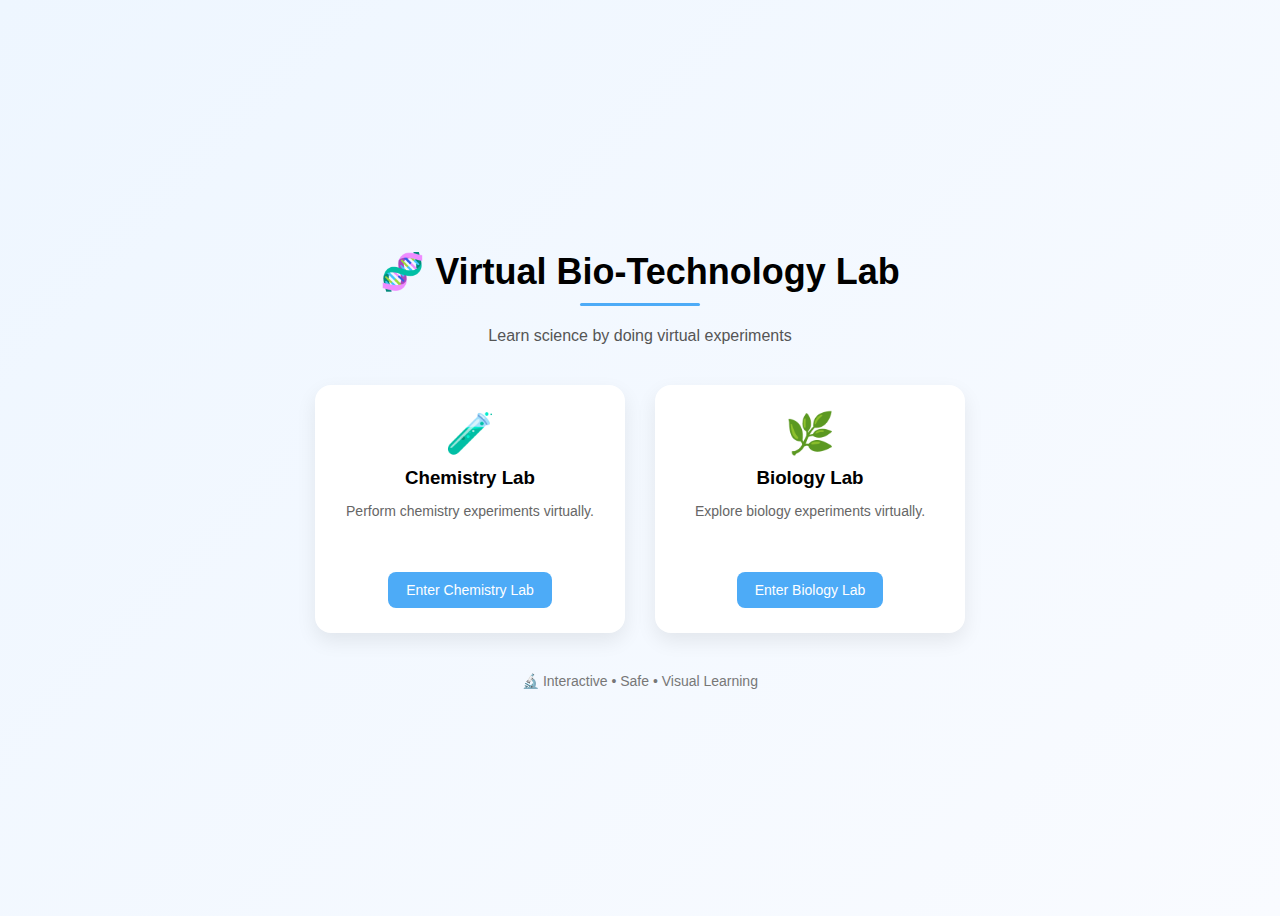
<file: index.html>
<!DOCTYPE html>
<html lang="en">
<head>
    <meta charset="UTF-8">
    <title>Virtual Bio-Technology Lab</title>
    <link rel="stylesheet" href="style.css">
</head>
<body class="home">

<div class="lab-container">

    <h1 class="lab-title">🧬 Virtual Bio-Technology Lab</h1>
    <p class="lab-subtitle">Learn science by doing virtual experiments</p>

    <div class="experiment-grid">

        <div class="experiment-card">
            <div class="icon">🧪</div>
            <h3>Chemistry Lab</h3>
            <p>Perform chemistry experiments virtually.</p>
            <a href="chemistry.html">
                <button>Enter Chemistry Lab</button>
            </a>
        </div>

        <div class="experiment-card">
            <div class="icon">🌿</div>
            <h3>Biology Lab</h3>
            <p>Explore biology experiments virtually.</p>
            <a href="biology.html">
                <button>Enter Biology Lab</button>
            </a>
        </div>

    </div>

    <div class="lab-footer">
        🔬 Interactive • Safe • Visual Learning
    </div>

</div>

</body>
</html>
</file>
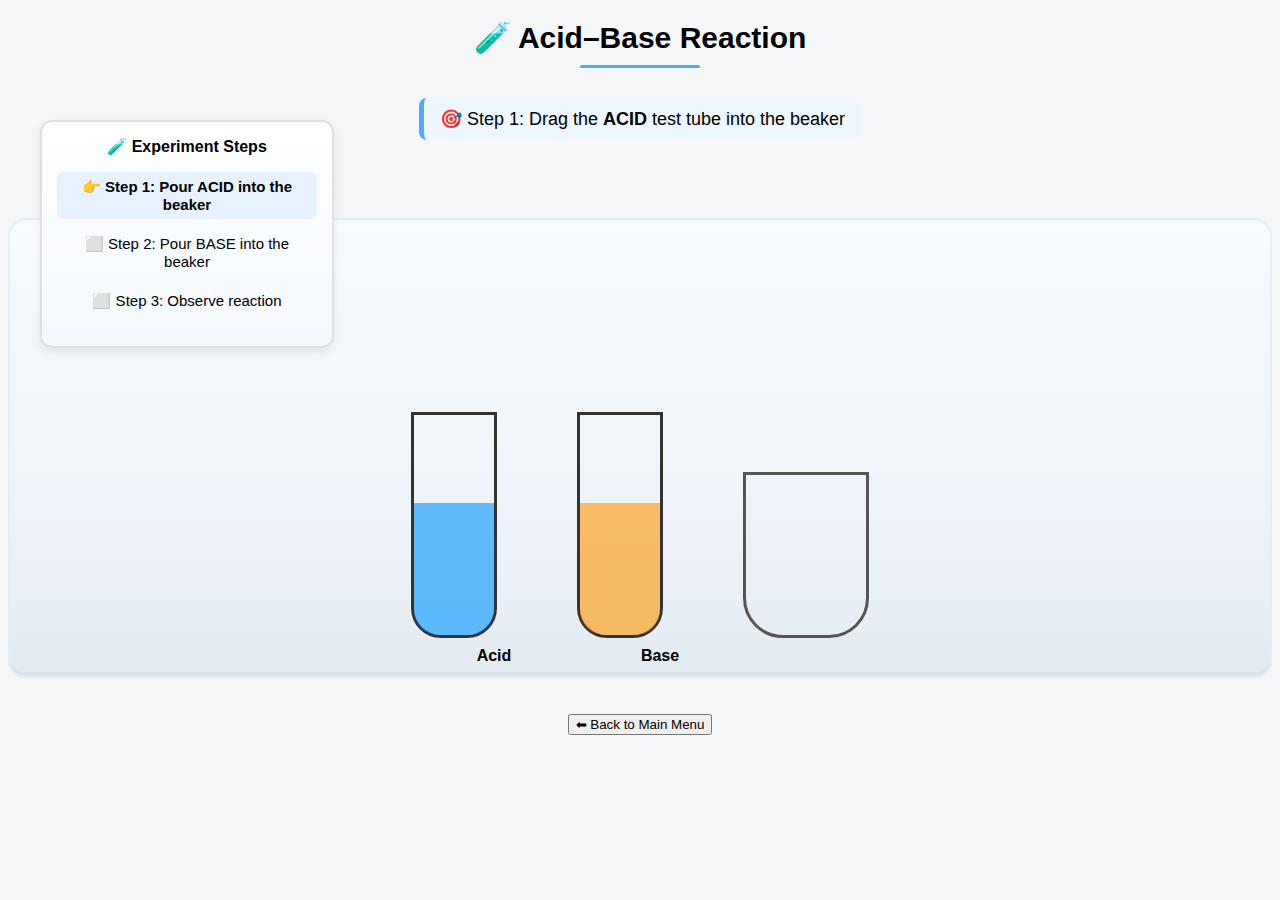
<file: acid_base.html>
<!DOCTYPE html>
<html lang="en">
<head>
    <meta charset="UTF-8">
    <title>Acid–Base Reaction Lab</title>
    <link rel="stylesheet" href="style.css">
    <link rel="stylesheet" href="acid_base.css">
</head>
<body>

<h1>🧪 Acid–Base Reaction</h1>

<!-- Steps Box -->
<div id="stepsBox" class="steps-box">
    <h3>🧪 Experiment Steps</h3>
    <ul>
        <li id="step1" class="active">👉 Step 1: Pour ACID into the beaker</li>
        <li id="step2">⬜ Step 2: Pour BASE into the beaker</li>
        <li id="step3">⬜ Step 3: Observe reaction</li>
    </ul>
</div>

<!-- Conclusion -->
<div id="conclusionBox" class="conclusion-box" style="display:none;">
    <h3>🧾 Conclusion</h3>
    <p>
        When an acid and a base react, they neutralize to form salt and water.
        This process is called a neutralization reaction.
    </p>
</div>

<!-- Instruction -->
<p id="instruction" class="instruction">
    🎯 Step 1: Drag the <b>ACID</b> test tube into the beaker
</p>

<!-- LAB AREA -->
<div class="lab" style="display:flex;">

    <div class="tube acid" data-type="acid">
        <div class="liquid"></div>
        <div class="pour-stream"></div>
        <span>Acid</span>
    </div>

    <div class="tube base" data-type="base">
        <div class="liquid"></div>
        <div class="pour-stream"></div>
        <span>Base</span>
    </div>

    <div class="beaker">
        <div class="beaker-liquid"></div>
        <span>Beaker</span>
    </div>

</div>

<!-- BACK BUTTON -->
<br><br>
<a href="index.html">
    <button>⬅ Back to Main Menu</button>
</a>

<!-- CONNECT JS -->
<script src="acid_base.js"></script>

</body>
</html>
</file>
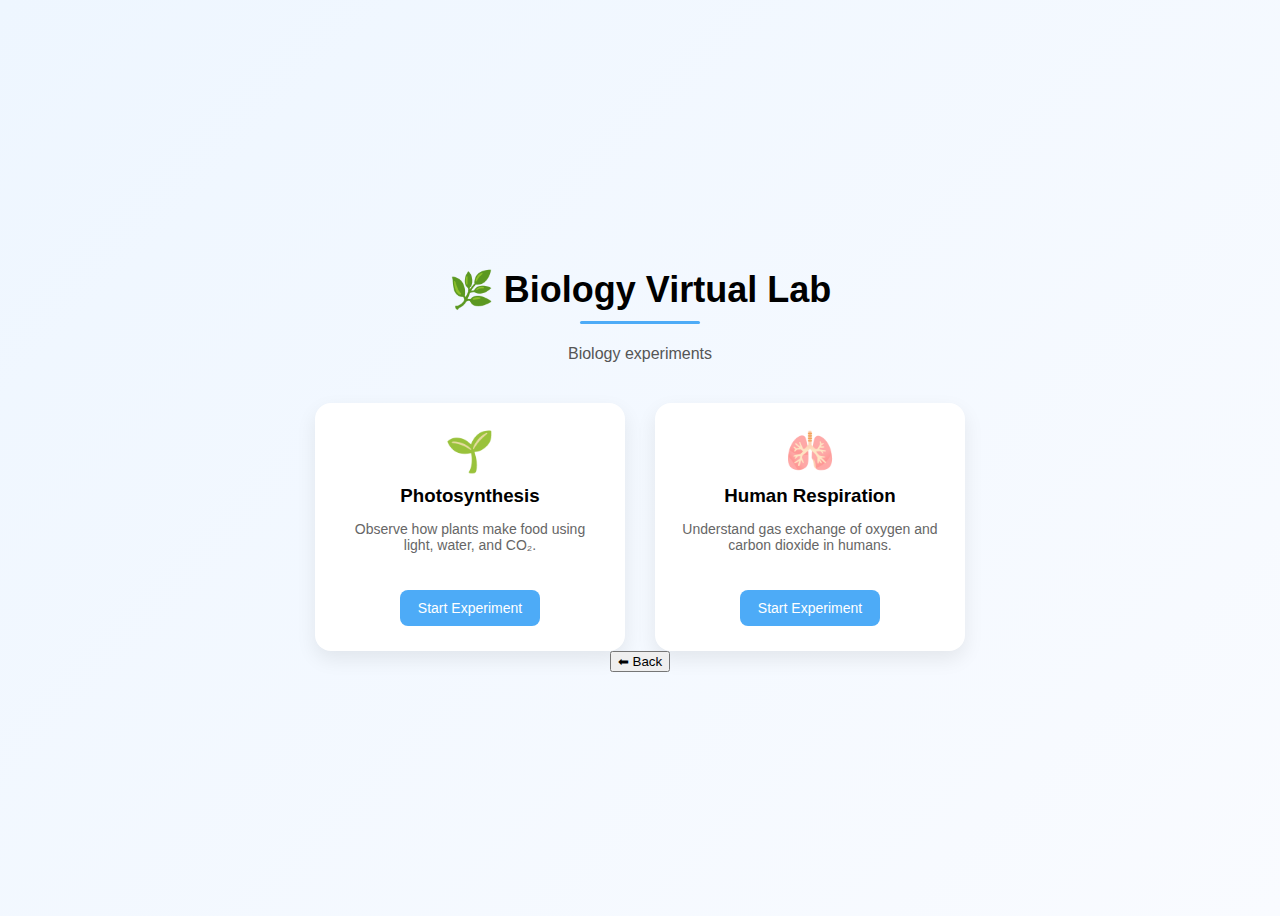
<file: biology.html>
<!DOCTYPE html>
<html lang="en">
<head>
    <meta charset="UTF-8">
    <title>Biology Virtual Lab</title>
    <link rel="stylesheet" href="style.css">
</head>
<body class="home">

<div class="lab-container">

    <h1 class="lab-title">🌿 Biology Virtual Lab</h1>
    <p class="lab-subtitle">Biology experiments</p>

    <div class="experiment-grid">

        <div class="experiment-card">
            <div class="icon">🌱</div>
            <h3>Photosynthesis</h3>
            <p>Observe how plants make food using light, water, and CO₂.</p>
            <a href="photosynthesis.html">
                <button>Start Experiment</button>
            </a>
        </div>

        <div class="experiment-card">
            <div class="icon">🫁</div>
            <h3>Human Respiration</h3>
            <p>Understand gas exchange of oxygen and carbon dioxide in humans.</p>
            <a href="respiration.html">
                <button>Start Experiment</button>
            </a>
        </div>


        <!-- add more biology experiments later -->

    </div>

    <a href="index.html"><button>⬅ Back</button></a>

</div>

</body>
</html>
</file>
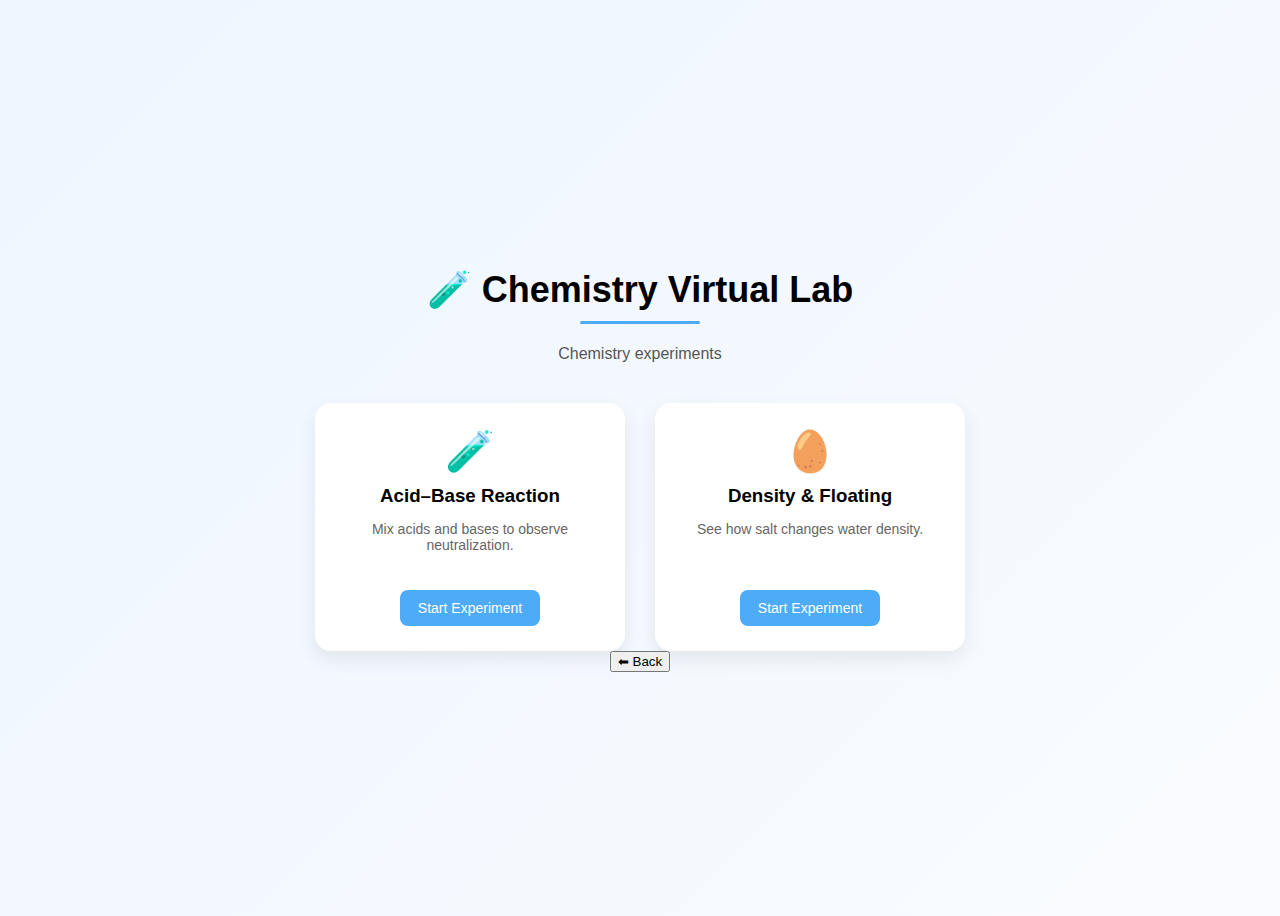
<file: chemistry.html>
<!DOCTYPE html>
<html lang="en">
<head>
    <meta charset="UTF-8">
    <title>Chemistry Virtual Lab</title>
    <link rel="stylesheet" href="style.css">
</head>
<body class="home">

<div class="lab-container">

    <h1 class="lab-title">🧪 Chemistry Virtual Lab</h1>
    <p class="lab-subtitle">Chemistry experiments</p>

    <div class="experiment-grid">

        <div class="experiment-card">
            <div class="icon">🧪</div>
            <h3>Acid–Base Reaction</h3>
            <p>Mix acids and bases to observe neutralization.</p>
            <a href="acid_base.html">
                <button>Start Experiment</button>
            </a>
        </div>

        <div class="experiment-card">
            <div class="icon">🥚</div>
            <h3>Density & Floating</h3>
            <p>See how salt changes water density.</p>
            <a href="density.html">
                <button>Start Experiment</button>
            </a>
        </div>

    </div>

    <a href="index.html"><button>⬅ Back</button></a>

</div>

</body>
</html>
</file>
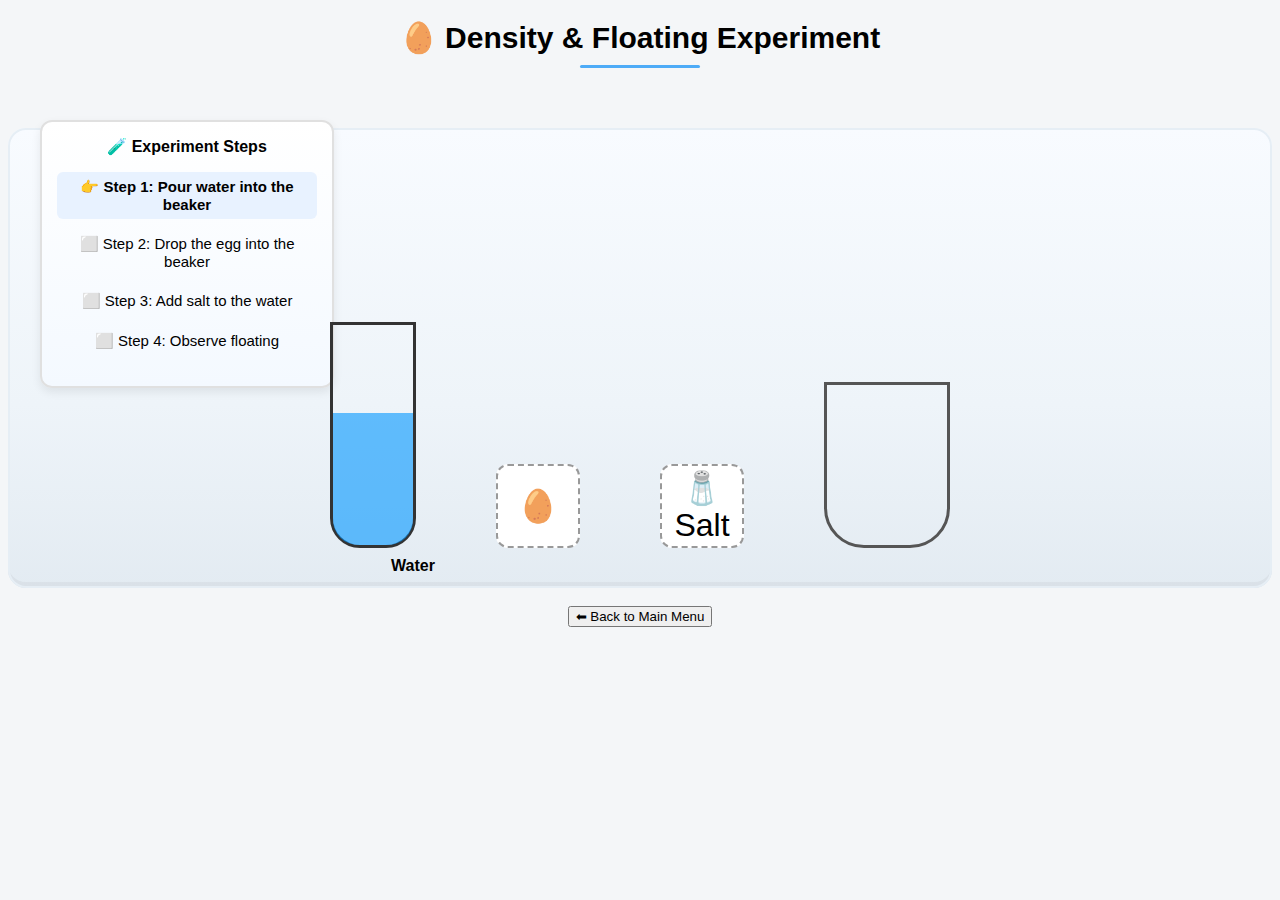
<file: density.html>
<!DOCTYPE html>
<html lang="en">
<head>
    <meta charset="UTF-8">
    <title>Density & Floating Lab</title>
    <link rel="stylesheet" href="style.css">
    <link rel="stylesheet" href="density.css">
</head>
<body>

<h1>🥚 Density & Floating Experiment</h1>

<!-- Steps -->
<div id="stepsBox" class="steps-box">
    <h3>🧪 Experiment Steps</h3>
    <ul>
        <li id="step1" class="active">👉 Step 1: Pour water into the beaker</li>
        <li id="step2">⬜ Step 2: Drop the egg into the beaker</li>
        <li id="step3">⬜ Step 3: Add salt to the water</li>
        <li id="step4">⬜ Step 4: Observe floating</li>
    </ul>
</div>

<!-- LAB -->
<div class="lab" style="display:flex;">

    <!-- Water -->
    <div class="tube water" id="waterTube">
        <div class="liquid"></div>
        <div class="pour-stream"></div>
        <span>Water</span>
    </div>

    <!-- Egg -->
    <div class="solid egg" id="eggTube">🥚</div>

    <!-- Salt -->
    <div class="solid salt" id="saltTube">
        🧂 Salt
        <div class="salt-stream"></div>
    </div>

    <!-- Beaker -->
    <div class="beaker" id="beaker">
        <div class="beaker-liquid"></div>
        <div id="eggInBeaker">🥚</div>
        <span>Beaker</span>
    </div>

</div>

<!-- Conclusion -->
<div id="conclusionBox" class="conclusion-box" style="display:none;">
    <h3>🧾 Conclusion</h3>
    <p>
        Adding salt increases the density of water.
        When water becomes denser than the egg, the egg floats.
    </p>
</div>

<br>
<a href="index.html"><button>⬅ Back to Main Menu</button></a>

<script src="density.js"></script>
</body>
</html>
</file>
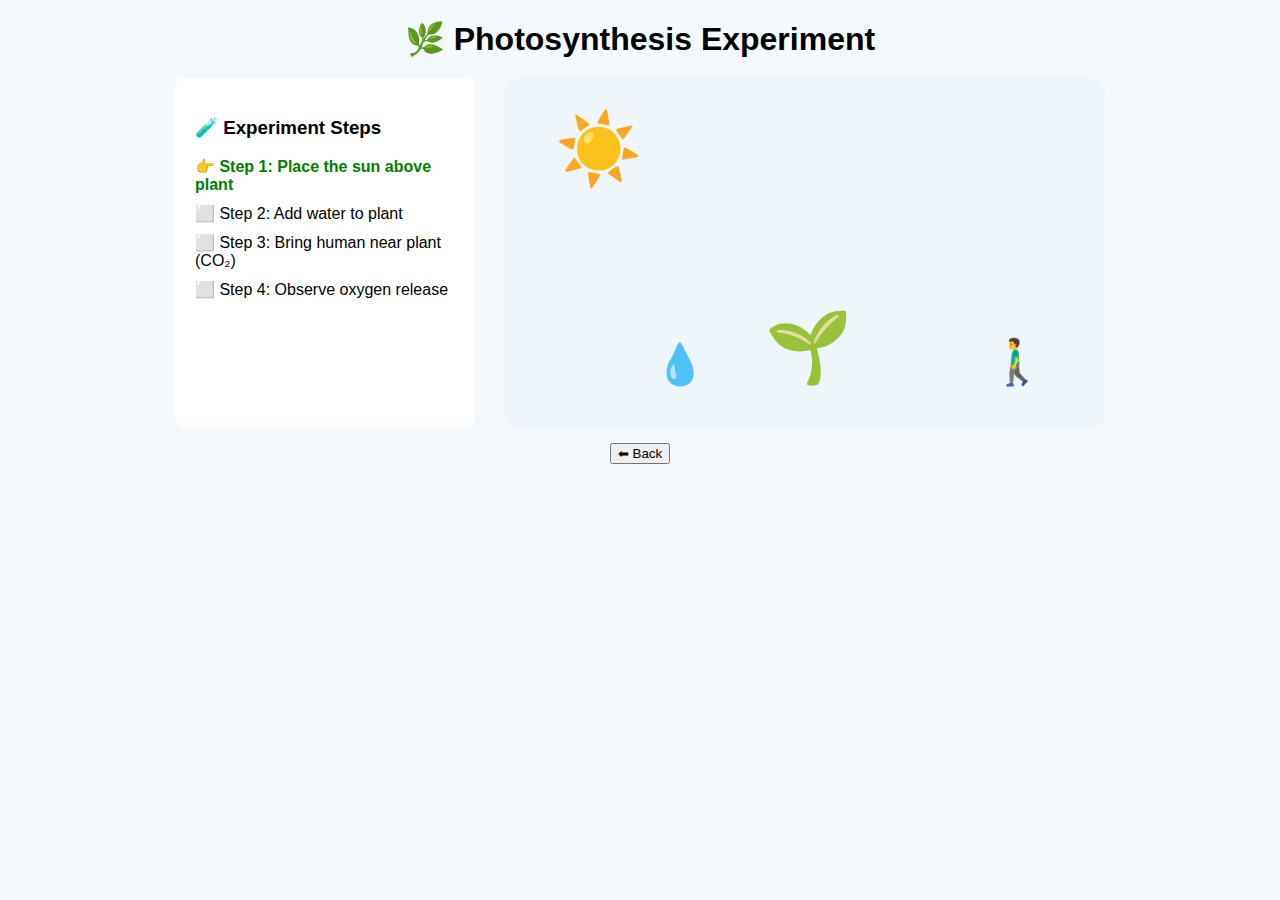
<file: photosynthesis.html>
<!DOCTYPE html>
<html lang="en">
<head>
    <meta charset="UTF-8">
    <title>Photosynthesis Experiment</title>
    <link rel="stylesheet" href="photosynthesis.css">
</head>
<body>

<h1 class="title">🌿 Photosynthesis Experiment</h1>

<div class="container">

    <!-- STEPS -->
    <div class="steps-box">
        <h3>🧪 Experiment Steps</h3>
        <ul>
            <li id="s1" class="active">👉 Step 1: Place the sun above plant</li>
            <li id="s2">⬜ Step 2: Add water to plant</li>
            <li id="s3">⬜ Step 3: Bring human near plant (CO₂)</li>
            <li id="s4">⬜ Step 4: Observe oxygen release</li>
        </ul>
    </div>

    <!-- LAB AREA -->
    <div class="lab">

        <!-- SUN -->  
        <div id="sun" class="sun">
            ☀️
            <span class="rays"></span>
        </div>


        <!-- PLANT -->
        <div id="plant" class="plant">
            🌱
            <div id="oxygen" class="oxygen">☁️ O₂</div>
        </div>

        <!-- WATER -->
        <div id="water" class="water">💧</div>

        <!-- HUMAN -->
        <div id="human" class="human">🚶‍♂️</div>

    </div>

</div>

<!-- CONCLUSION -->
<div id="conclusion" class="conclusion">
    <h3>📘 Conclusion</h3>
    <p>
        In this experiment, the plant receives energy from the sun, water as a raw material, and carbon dioxide from human respiration.
        When all these are present, photosynthesis occurs and the plant produces food and releases oxygen.
        This shows that photosynthesis requires light energy, water, and carbon dioxide.
    </p>
</div>

<a href="biology.html"><button class="back">⬅ Back</button></a>

<script src="photosynthesis.js"></script>
</body>
</html>
</file>
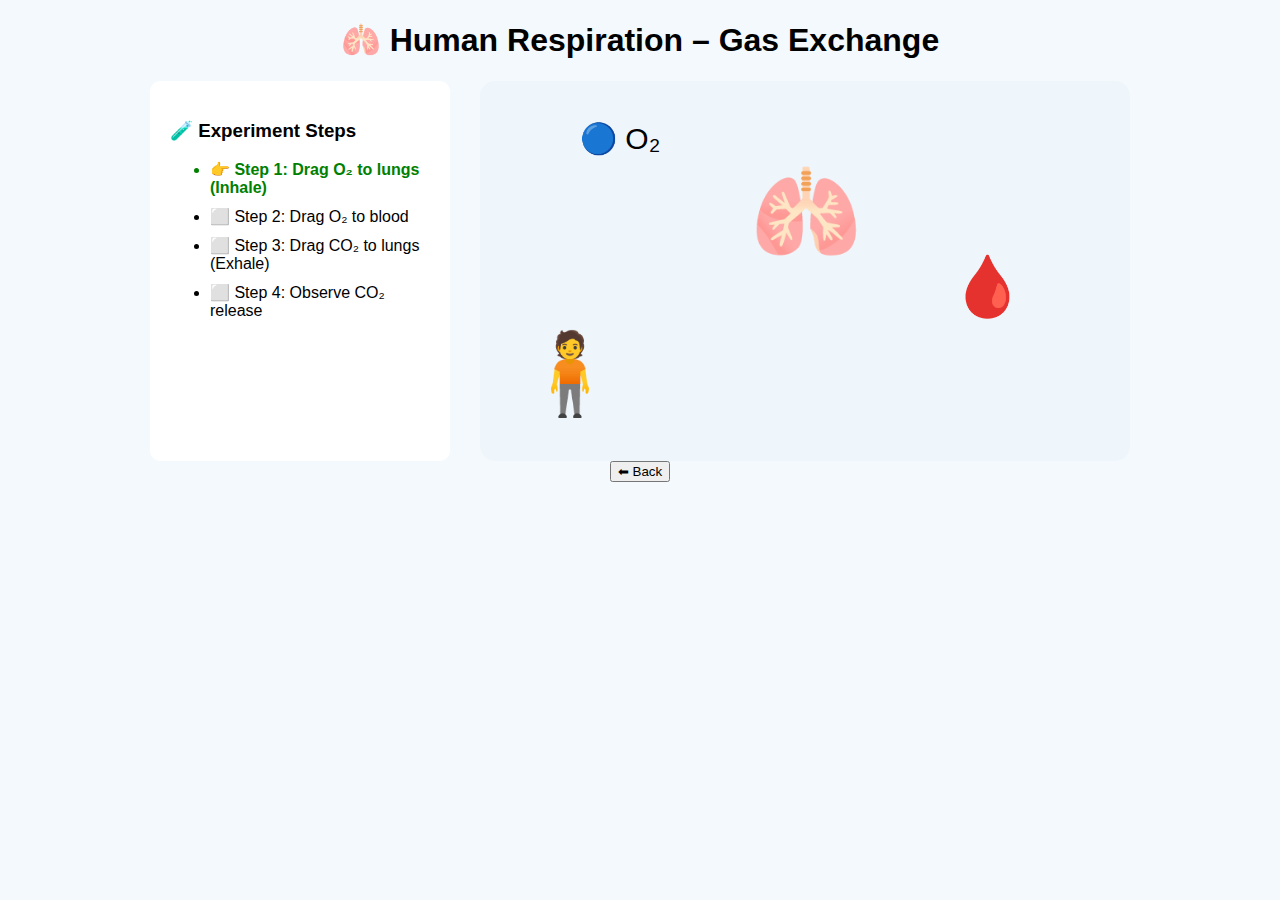
<file: respiration.html>
<!DOCTYPE html>
<html lang="en">
<head>
    <meta charset="UTF-8">
    <title>Human Respiration – Gas Exchange</title>
    <link rel="stylesheet" href="respiration.css">
</head>
<body>

<h1 class="title">🫁 Human Respiration – Gas Exchange</h1>

<div class="container">

    <div class="steps-box">
        <h3>🧪 Experiment Steps</h3>
        <ul>
            <li id="s1" class="active">👉 Step 1: Drag O₂ to lungs (Inhale)</li>
            <li id="s2">⬜ Step 2: Drag O₂ to blood</li>
            <li id="s3">⬜ Step 3: Drag CO₂ to lungs (Exhale)</li>
            <li id="s4">⬜ Step 4: Observe CO₂ release</li>
        </ul>
    </div>

    <div class="lab">
        <div class="human">🧍</div>
        <div id="lungs" class="lungs">🫁</div>
        <div id="blood" class="blood">🩸</div>

        <div id="breathText" class="breath-text">Inhale</div>

        <div id="o2" class="gas o2">🔵 O₂</div>
        <div id="co2" class="gas co2">⚫ CO₂</div>

        <div id="cloud" class="cloud">☁️ CO₂</div>
    </div>
</div>

<div id="conclusion" class="conclusion">
    <h3>📘 Conclusion</h3>
    <p>
        This experiment demonstrates human respiration. Oxygen is inhaled,
        transported to blood, and carbon dioxide is released during exhalation.
    </p>
</div>

<a href="biology.html"><button class="back">⬅ Back</button></a>

<script src="respiration.js"></script>
</body>
</html>
</file>
<file: style.css>
body {
    font-family: Arial, sans-serif;
    text-align: center;
    background: #f4f6f8;
}

.lab {
    display: flex;
    justify-content: center;
    align-items: flex-end;
    gap: 60px;
    margin-top: 60px;
}

.tube {
    width: 80px;
    height: 220px;
    border: 3px solid #333;
    border-radius: 0 0 30px 30px;
    position: relative;
    cursor: pointer;
}

.tube span {
    position: absolute;
    bottom: -30px;
    width: 100%;
    text-align: center;
    font-weight: bold;
}

.liquid {
    position: absolute;
    bottom: 0;
    width: 100%;
    height: 60%;
    border-radius: 0 0 25px 25px;
}

.acid .liquid {
    background: rgba(0, 150, 255, 0.6);
}

.base .liquid {
    background: rgba(255, 150, 0, 0.6);
}

.beaker {
    width: 120px;
    height: 160px;
    border: 3px solid #555;
    border-radius: 0 0 40px 40px;
    position: relative;
}

.beaker span {
    position: absolute;
    bottom: -30px;
    width: 100%;
    text-align: center;
    font-weight: bold;
}

.selected {
    box-shadow: 0 0 15px 4px green;
}

.locked {
    opacity: 0.4;
    pointer-events: none;
}
/* Dragging */
.tube {
    transition: transform 0.3s;
}

.tube.dragging {
    opacity: 0.7;
}

/* Pouring animation */
.pouring {
    transform: rotate(-45deg) translateX(20px);
}

/* Liquid animation */
.liquid {
    transition: height 1s, background 1s;
}

/* Beaker liquid */
.beaker {
    position: relative;
    overflow: hidden;
}


.instruction {
    font-size: 18px;
    font-weight: 500;
    background: #eef6ff;
    padding: 10px 16px;
    display: inline-block;
    border-radius: 8px;
    margin-top: 10px;
}

.pour-stream {
    position: absolute;
    width: 6px;
    height: 0;
    background: rgba(150, 0, 255, 0.6);
    left: 50%;
    bottom: -5px;
    transform: translateX(-50%);
    border-radius: 10px;
    transition: height 0.5s;
    pointer-events: none;
}

.pouring .pour-stream {
    height: 80px;
}

@keyframes shake {
    0% { transform: translateX(0); }
    25% { transform: translateX(-5px); }
    50% { transform: translateX(5px); }
    75% { transform: translateX(-5px); }
    100% { transform: translateX(0); }
}

.shake {
    animation: shake 0.4s;
}

.warning {
    background: #ffe6e6;
    color: #b00000;
}

.menu button {
    padding: 12px 20px;
    margin: 10px;
    font-size: 16px;
    cursor: pointer;
}

.lab {
    display: none;
}

.steps-box {
    position: absolute;
    top: 120px;
    left: 40px;
    width: 260px;
    background: #ffffff;
    border: 2px solid #e0e0e0;
    border-radius: 12px;
    padding: 15px;
    box-shadow: 0 4px 10px rgba(0,0,0,0.08);
    font-size: 15px;
}

.steps-box h3 {
    margin-top: 0;
    font-size: 16px;
}

.steps-box ul {
    list-style: none;
    padding: 0;
}

.steps-box li {
    margin: 10px 0;
    padding: 6px 8px;
    border-radius: 6px;
}

.steps-box li.active {
    background: #e8f2ff;
    font-weight: bold;
}

.steps-box li.done {
    color: green;
}

.conclusion-box {
    position: absolute;
    bottom: 40px;
    left: 40px;
    width: 320px;
    background: #f9fff6;
    border: 2px solid #b7e4c7;
    border-radius: 12px;
    padding: 15px;
    box-shadow: 0 4px 10px rgba(0,0,0,0.08);
    font-size: 14px;
}

.conclusion-box h3 {
    margin-top: 0;
    color: #2d6a4f;
}

#eggInBeaker {
    font-size: 28px;
    position: absolute;
    bottom: 120px;
    left: 50%;
    transform: translateX(-50%);
    transition: bottom 1s;
}

/* Solid objects (egg & salt) */
.solid {
    width: 80px;
    height: 80px;
    border: 2px dashed #999;
    border-radius: 12px;
    display: flex;
    align-items: center;
    justify-content: center;
    font-size: 32px;
    cursor: pointer;
    background: #fff;
}

.solid:hover {
    background: #f0f0f0;
}





/* Water test tube liquid */
.tube.water .liquid {
    background: rgba(0, 150, 255, 0.6);
}

.salt-stream {
    position: absolute;
    width: 6px;
    height: 0;
    background: #ddd;
    left: 50%;
    top: 100%;
    transform: translateX(-50%);
    transition: height 0.5s;
}

/* ===== HOME / LAB MENU ===== */

body.home {
    background: linear-gradient(135deg, #eef6ff, #f9fbff);
}

.lab-container {
    min-height: 100vh;
    display: flex;
    flex-direction: column;
    align-items: center;
    justify-content: center;
}

.lab-title {
    font-size: 36px;
    margin-bottom: 5px;
}

.lab-subtitle {
    font-size: 16px;
    color: #555;
    margin-bottom: 40px;
}

.experiment-grid {
    display: flex;
    gap: 30px;
}

.experiment-card {
    width: 260px;
    background: #ffffff;
    border-radius: 16px;
    padding: 25px;
    box-shadow: 0 8px 20px rgba(0,0,0,0.08);
    text-align: center;
    transition: transform 0.3s, box-shadow 0.3s;
}

.experiment-card:hover {
    transform: translateY(-6px);
    box-shadow: 0 12px 28px rgba(0,0,0,0.12);
}

.experiment-card .icon {
    font-size: 40px;
    margin-bottom: 10px;
}

.experiment-card h3 {
    margin: 10px 0;
}

.experiment-card p {
    font-size: 14px;
    color: #666;
    min-height: 40px;
}

.experiment-card button {
    margin-top: 15px;
    padding: 10px 18px;
    border: none;
    border-radius: 8px;
    background: #4dabf7;
    color: white;
    font-size: 14px;
    cursor: pointer;
}

.experiment-card button:hover {
    background: #339af0;
}

.lab-footer {
    margin-top: 40px;
    font-size: 14px;
    color: #777;
}

/* ===== GLOBAL LAB LOOK ===== */

body {
    font-family: Arial, sans-serif;
    background: #f4f6f8;
    text-align: center;
}

/* Experiment workspace */
.lab {
    background:
        linear-gradient(
            to bottom,
            #f8fbff 0%,
            #eef4f9 60%,
            #e3ebf2 100%
        );
    padding: 40px 60px;
    border-radius: 18px;
    box-shadow:
        inset 0 0 0 2px #e6eef5,
        inset 0 -6px 0 rgba(0,0,0,0.04);
    min-height: 380px;
    display: flex;
    justify-content: center;
    align-items: flex-end;
    gap: 80px;
}


/* Headings */
h1 {
    font-size: 30px;
    margin-bottom: 20px;
}

h1::after {
    content: "";
    display: block;
    width: 120px;
    height: 3px;
    background: #4dabf7;
    margin: 10px auto 0;
    border-radius: 3px;
}

/* Steps panel */
.steps-box {
    background: linear-gradient(180deg, #ffffff, #f4f9ff);
    border-radius: 12px;
}

/* Instruction banner */
.instruction {
    border-left: 5px solid #4dabf7;
}

/* Conclusion panel */
.conclusion-box {
    background: linear-gradient(180deg, #f9fff6, #ecfdf5);
}
</file>
<file: acid_base.css>
/* Acid–Base experiment beaker behavior */

.beaker-liquid {
    position: absolute;
    bottom: 0;
    width: 100%;
    height: 0%;
    background: transparent;
    border-radius: 0 0 40px 40px;
    transition: height 1s, background 1s;
}

/* After pouring */
.beaker.filled .beaker-liquid {
    height: 60%;
    background: rgba(180, 100, 220, 0.7);
}

/* After reaction */
.beaker.reaction .beaker-liquid {
    background: rgba(210, 60, 210, 0.8);
}
</file>
<file: density.css>
/* Water test tube */
.tube.water .liquid {
    background: rgba(0, 150, 255, 0.6);
}

/* Egg & Salt blocks */
.solid {
    width: 80px;
    height: 80px;
    border: 2px dashed #999;
    border-radius: 12px;
    display: flex;
    align-items: center;
    justify-content: center;
    font-size: 32px;
    cursor: grab;
    background: #fff;
}

/* Egg inside beaker */
#eggInBeaker {
    position: absolute;
    left: 50%;
    bottom: 20px;
    transform: translateX(-50%);
    font-size: 28px;
    display: none;
    transition: bottom 1s;
}

/* Water in beaker */
.beaker-liquid.water {
    background: rgba(0, 150, 255, 0.5);
}

/* Salt water */
.beaker-liquid.saltwater {
    background: rgba(180, 100, 220, 0.7);
}

/* Salt stream */
.salt-stream {
    position: absolute;
    width: 6px;
    height: 0;
    background: #ddd;
    left: 50%;
    top: 100%;
    transform: translateX(-50%);
    transition: height 0.5s;
}
.tube.water .pour-stream {
    background: rgba(0, 150, 255, 0.6);
}
.beaker-liquid {
    position: absolute;
    bottom: 0;              /* ✅ THIS IS THE KEY FIX */
    width: 100%;
    height: 0%;
    border-radius: 0 0 40px 40px;
    transition: height 1s, background 1s;
}
</file>
<file: photosynthesis.css>
body {
    font-family: Arial, sans-serif;
    background: #f4f9fd;
    text-align: center;
}

.title {
    margin: 20px 0;
}

.container {
    display: flex;
    justify-content: center;
    gap: 30px;
}

.steps-box {
    background: white;
    padding: 20px;
    border-radius: 10px;
    width: 260px;
    text-align: left;
}

.steps-box ul {
    list-style: none;
    padding: 0;
}

.steps-box li {
    margin: 10px 0;
}

.steps-box .active {
    font-weight: bold;
    color: green;
}

.lab {
    position: relative;
    width: 600px;
    height: 350px;
    background: #eef6fb;
    border-radius: 15px;
}

/* ☀️ SUN */
.sun {
    font-size: 70px;
    position: absolute;
    top: 30px;
    left: 50px;
    cursor: grab;
}

/* 🌱 PLANT */
.plant {
    font-size: 70px;
    position: absolute;
    bottom: 40px;
    left: 260px;
    transition: color 0.5s;
}

/* 🌱 Healthy plant with glow */
.plant.healthy {
    color: darkgreen;
    text-shadow:
        0 0 8px rgba(0, 255, 0, 0.6),
        0 0 16px rgba(0, 255, 0, 0.4);
    animation: leafGlow 2s infinite alternate;
}

@keyframes leafGlow {
    from {
        text-shadow:
            0 0 6px rgba(0, 255, 0, 0.5),
            0 0 12px rgba(0, 255, 0, 0.3);
    }
    to {
        text-shadow:
            0 0 12px rgba(0, 255, 0, 0.8),
            0 0 20px rgba(0, 255, 0, 0.5);
    }
}


/* 💧 WATER */
.water {
    font-size: 40px;
    position: absolute;
    bottom: 40px;
    left: 150px;
    cursor: grab;
}

/* 👤 HUMAN */
.human {
    font-size: 45px;
    position: absolute;
    bottom: 40px;
    right: 60px;
    cursor: grab;
}

/* ☁️ OXYGEN */
.oxygen {
    display: none;
    position: absolute;
    top: -30px;
    left: 20px;
    animation: float 2s infinite;
}

@keyframes float {
    from { transform: translateY(0); opacity: 1; }
    to { transform: translateY(-40px); opacity: 0; }
}

/* CONCLUSION */
.conclusion {
    display: none;
    background: #e9fbe9;
    width: 70%;
    margin: 20px auto;
    padding: 15px;
    border-radius: 10px;
}

.back {
    margin-top: 15px;
}

/* ☀️ Sun rays */
.sun {
    position: absolute;
}

.rays {
    position: absolute;
    top: 50%;
    left: 50%;
    width: 120px;
    height: 120px;
    border-radius: 50%;
    background: radial-gradient(
        rgba(255, 215, 0, 0.4),
        rgba(255, 215, 0, 0)
    );
    transform: translate(-50%, -50%);
    opacity: 0;
    animation: raysPulse 2.5s infinite;
    pointer-events: none;
}

.sun.active .rays {
    opacity: 1;
}

@keyframes raysPulse {
    0%   { transform: translate(-50%, -50%) scale(0.9); }
    50%  { transform: translate(-50%, -50%) scale(1.1); }
    100% { transform: translate(-50%, -50%) scale(0.9); }
}
</file>
<file: respiration.css>
body {
    font-family: Arial, sans-serif;
    background: #f4f9fd;
    text-align: center;
}

.container {
    display: flex;
    gap: 30px;
    justify-content: center;
}

.steps-box {
    background: white;
    padding: 20px;
    border-radius: 10px;
    width: 260px;
    text-align: left;
}

.steps-box li {
    margin: 10px 0;
}

.steps-box .active {
    color: green;
    font-weight: bold;
}

.lab {
    position: relative;
    width: 650px;
    height: 380px;
    background: #eef6fb;
    border-radius: 15px;
}

.human {
    font-size: 80px;
    position: absolute;
    left: 40px;
    bottom: 40px;
}

.lungs {
    font-size: 90px;
    position: absolute;
    left: 270px;
    top: 80px;
    transition: color 0.4s;
}

.blood {
    font-size: 60px;
    position: absolute;
    left: 470px;
    top: 170px;
    transition: color 0.4s;
}

.breath-text {
    position: absolute;
    top: 40px;
    left: 290px;
    font-size: 22px;
    font-weight: bold;
    color: #3498db;
    display: none;
}

.breath-text.exhale {
    color: #e74c3c;
}

.gas {
    position: absolute;
    cursor: grab;
    font-size: 30px;
}

.o2 {
    left: 100px;
    top: 40px;
}

.co2 {
    left: 520px;
    top: 260px;
    display: none;
}

.cloud {
    display: none;
    position: absolute;
    left: 100px;
    top: 20px;
    animation: float 2s infinite;
}

@keyframes float {
    from { transform: translateY(0); opacity: 1; }
    to { transform: translateY(-40px); opacity: 0; }
}

.conclusion {
    display: none;
    background: #e9fbe9;
    width: 70%;
    margin: 20px auto;
    padding: 15px;
    border-radius: 10px;
}
</file>
